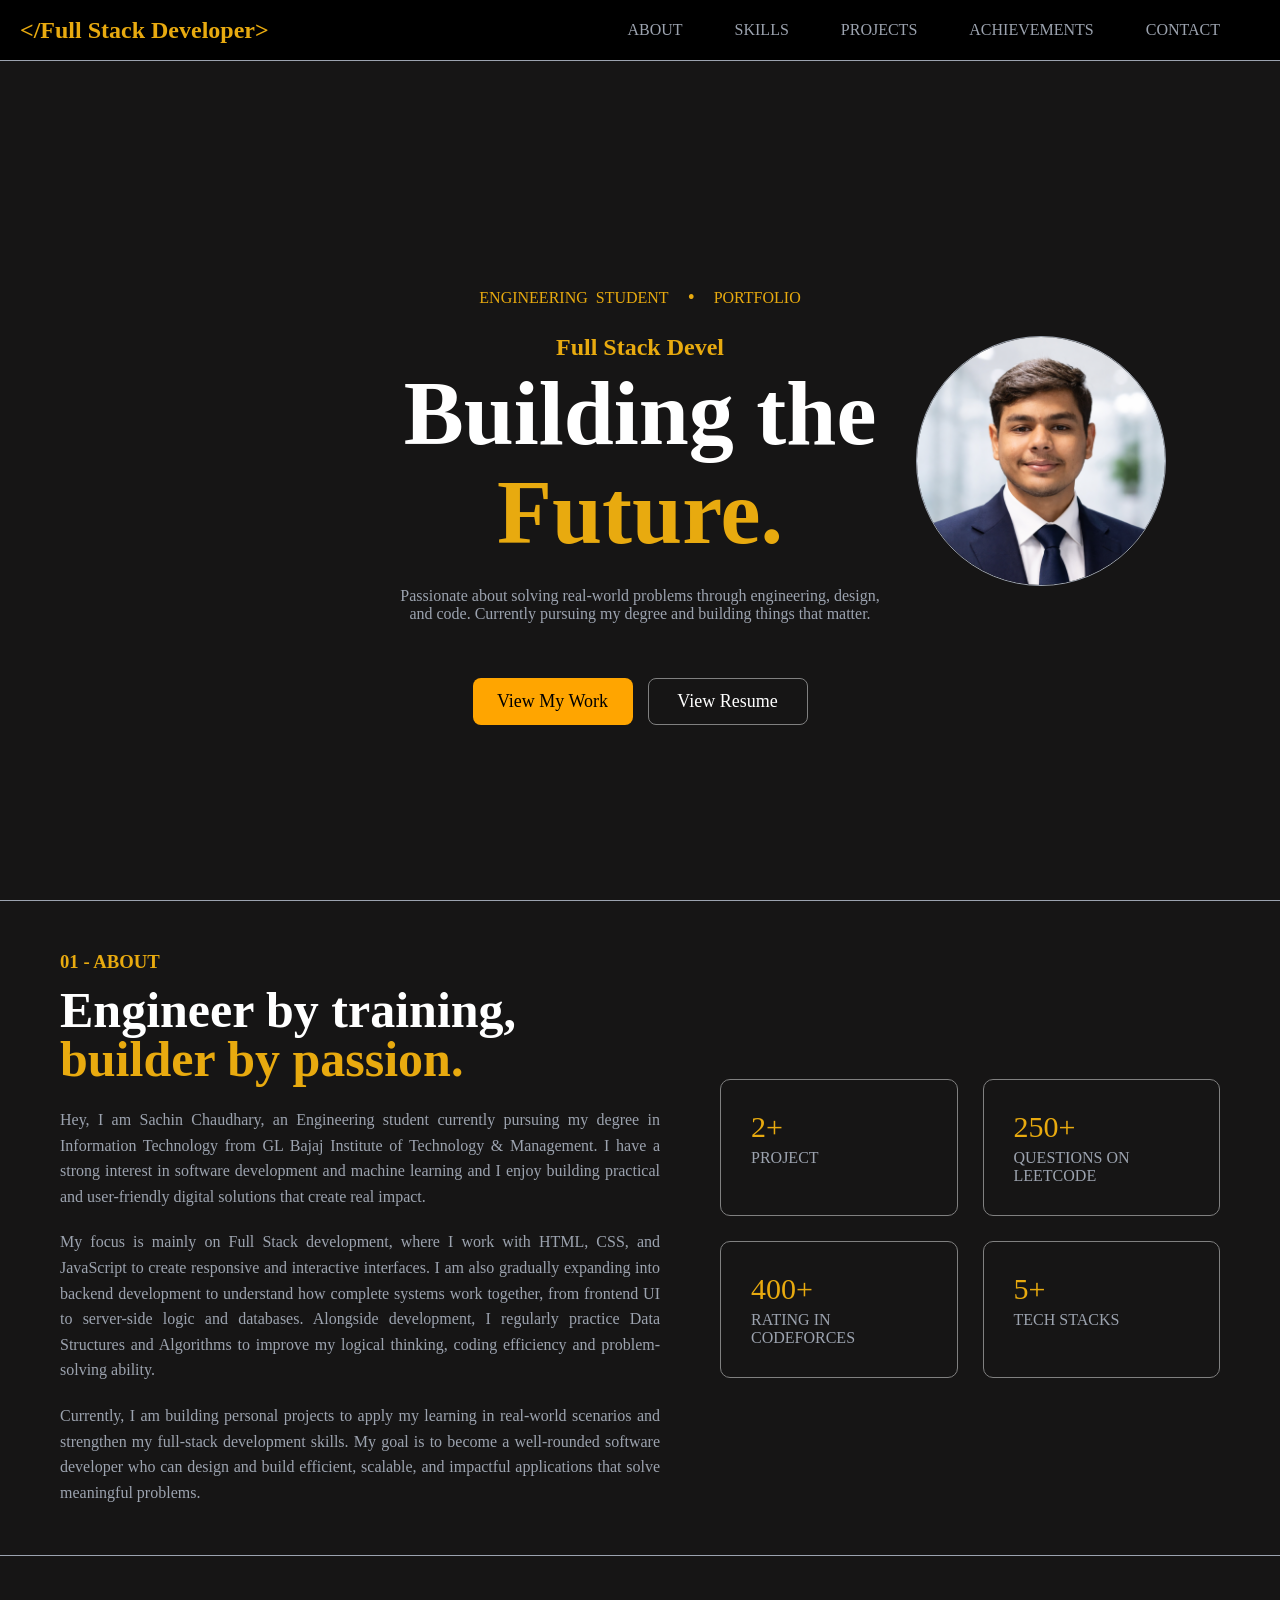
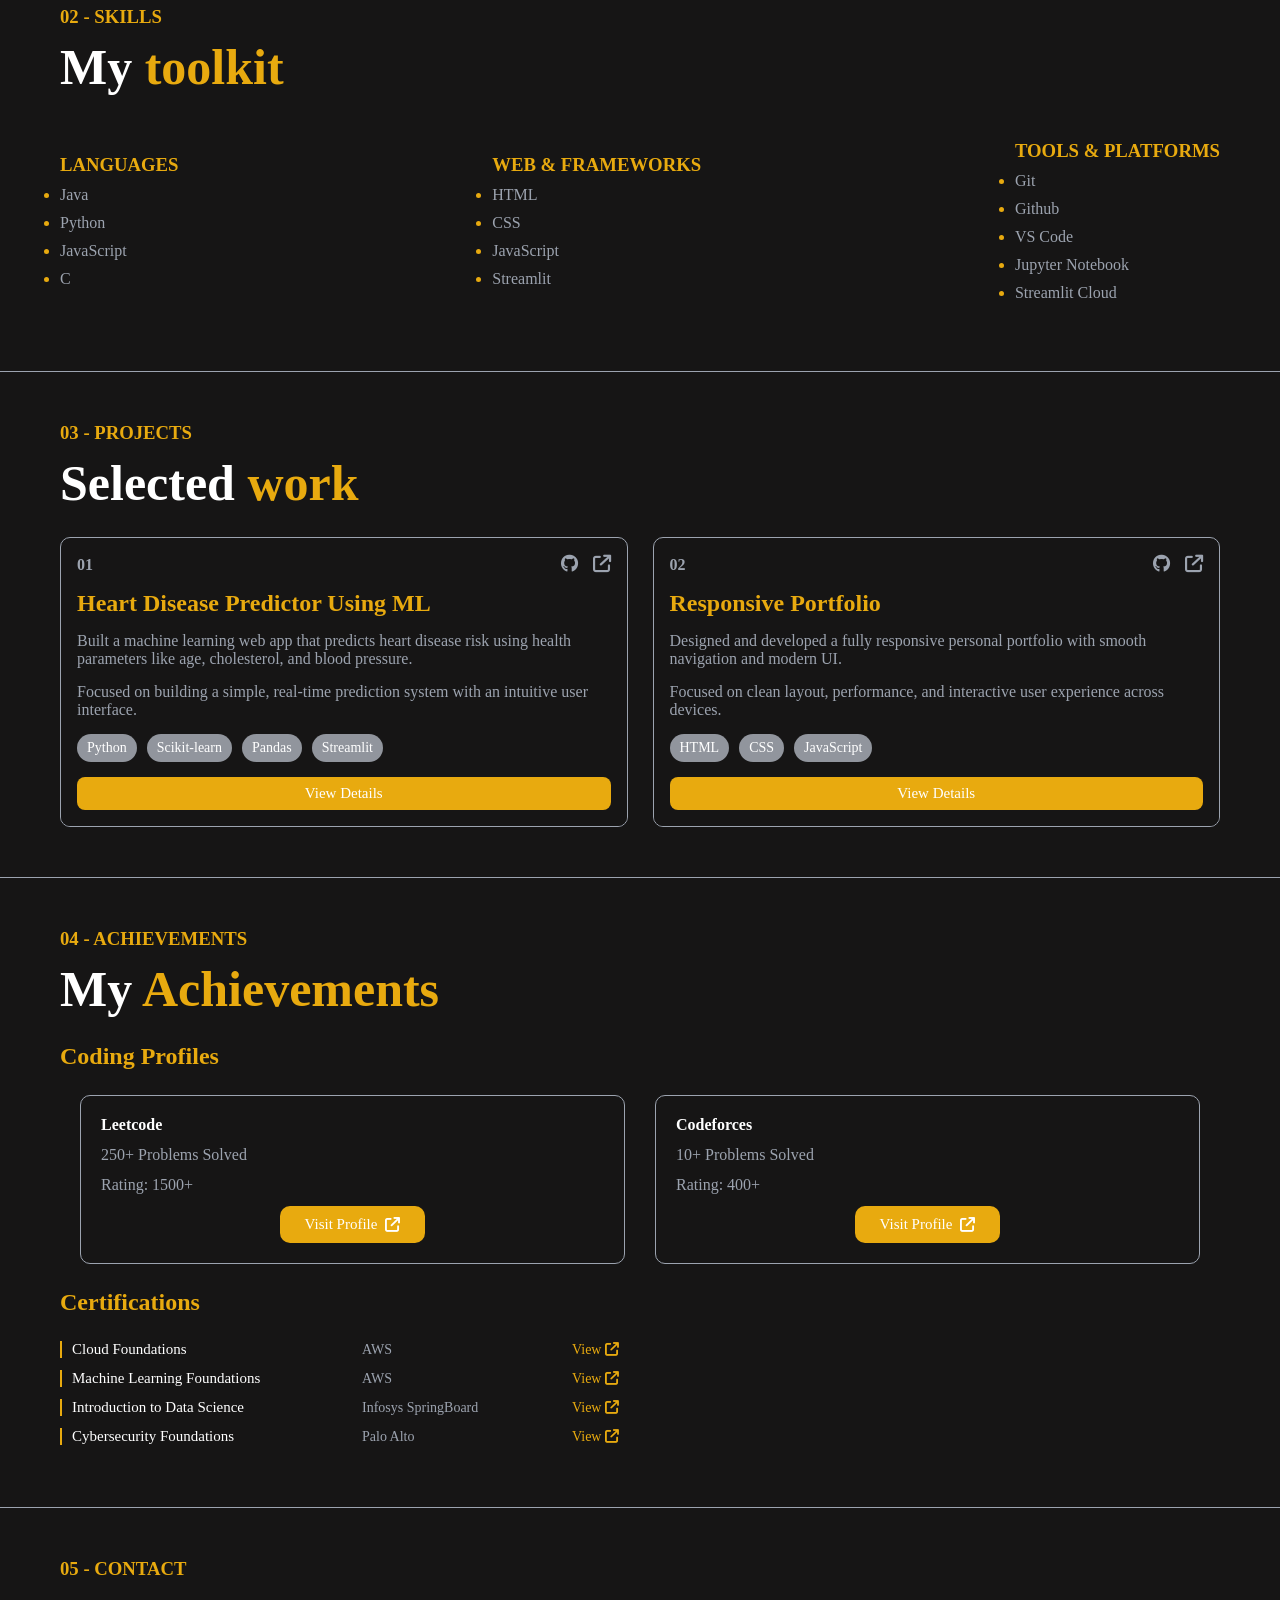
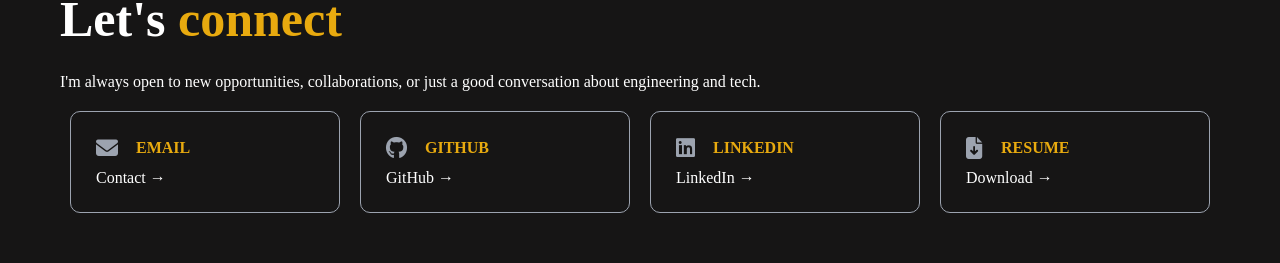
<file: index.html>
<!DOCTYPE html>
<html lang="en">
<head>
    <meta charset="UTF-8">
    <meta name="viewport" content="width=device-width, initial-scale=1.0">
    <title>My portfolio</title>
    <link rel="icon" href="Assets/images/image.png">
    <link rel="stylesheet" href="portfolio.css">
    <link rel="stylesheet" href="https://cdnjs.cloudflare.com/ajax/libs/font-awesome/6.5.0/css/all.min.css">
</head>
<body>
    <nav id="navBar">
        <div id="name">
            <h2 class="grey">&lt;/Full Stack Developer&gt;</h2>
        </div>
        <div id="menuBtn">☰</div>
        <div class="options">
            <a href="#section2" class="option grey">ABOUT</a>
            <a href="#section3" class="option grey">SKILLS</a>
            <a href="#section4" class="option grey">PROJECTS</a>
            <a href="#section5" class="option grey">ACHIEVEMENTS</a>
            <a href="#section6" class="option grey">CONTACT</a>
        </div>
    </nav>
    <section id="section1" class="section-dark">
        <div class="main_page">
            <div class="topLine">
                <div class="role">
                    <span>ENGINEERING</span>
                    <span>STUDENT</span>
                </div>
                <span class="dot">•</span>
                <span>PORTFOLIO</span>
            </div>

            <h2 class="dynamic-text"></h2>

            <div class="heroTitle">
                <div class="titleText">
                    <h1>Building the</h1>
                    <h1 class="yellowhead">Future.</h1>
                </div>
                <div class="titleImage">
                    <img src="Assets/images/image.png" alt="profile">
                </div>
            </div>

            <p class="grey">Passionate about solving real-world problems through engineering, design, and code. Currently pursuing my degree and building things that matter.</p>
            <div class="section1Buttons">
                <a href="#section4">View My Work</a>
                <a href="Assets/resume/Resume.pdf" target="_blank" id="resumeBtn">View Resume</a>
            </div>
        </div>
    </section>
    <section id="section2" class="section-dark">
        <div class="left">
            <h3 class="yellowhead">01 - ABOUT</h3>
            <h1>Engineer by training,</h1>
            <h1 class="yellowhead">builder by passion.</h1>

            <p class="grey">
                Hey, I am Sachin Chaudhary, an Engineering student currently pursuing my degree in Information Technology from GL Bajaj Institute of Technology & Management. 
                I have a strong interest in software development and machine learning
                and I enjoy building practical and user-friendly digital solutions that create real impact.
            </p>
            <p class="grey">
                My focus is mainly on Full Stack development, where I work with HTML, CSS, and JavaScript to create responsive and interactive interfaces. 
                I am also gradually expanding into backend development to understand how complete systems work together, from frontend UI to server-side logic and databases. 
                Alongside development, I regularly practice Data Structures and Algorithms to improve my logical thinking, coding efficiency and problem-solving ability.
            </p>
            <p class="grey">
                Currently, I am building personal projects to apply my learning in real-world scenarios and strengthen my full-stack development skills. 
                My goal is to become a well-rounded software developer who can design and build efficient, scalable, and impactful applications that solve meaningful problems.
            </p>
        </div>
        <div class="right">
            <div class="boxes">
                <div class="box">
                    <p class="quantity">2+</p>
                    <p class="grey">PROJECT</p>
                </div>
                <div class="box">
                    <p class="quantity">250+</p>
                    <p class="grey">QUESTIONS ON LEETCODE</p>
                </div>
                <div class="box">
                    <p class="quantity">400+</p>
                    <p class="grey">RATING IN CODEFORCES</p>
                </div>
                <div class="box">
                    <p class="quantity">5+</p>
                    <p class="grey">TECH STACKS</p>
                </div>
            </div>
        </div>
    </section>
    <section id="section3" class="section-dark">
        <div class="skills">
            <h3 class="yellowhead">02 - SKILLS</h3>
            <h1>My <span class="yellowhead">toolkit</span></h1>
            <div class="skillBoxes">
                <div class="skillBox">
                    <h3 class="yellowhead">LANGUAGES</h3>
                    <ul>
                        <li>Java</li>
                        <li>Python</li>
                        <li>JavaScript</li>
                        <li>C</li>
                    </ul>
                </div>
                <div class="skillBox">
                    <h3 class="yellowhead">WEB & FRAMEWORKS</h3>
                    <ul>
                        <li>HTML</li>
                        <li>CSS</li>
                        <li>JavaScript</li>
                        <li>Streamlit</li>
                    </ul>
                </div>
                <div class="skillBox">
                    <h3 class="yellowhead">TOOLS & PLATFORMS</h3>
                    <ul>
                        <li>Git</li>
                        <li>Github</li>
                        <li>VS Code</li>
                        <li>Jupyter Notebook</li>
                        <li>Streamlit Cloud</li>
                    </ul>
                </div>
            </div>            
        </div>
    </section>
    <section id="section4" class="section-dark">
        <h3 class="yellowhead">03 - PROJECTS</h3>
        <h1>Selected <span class="yellowhead">work</span></h1>
        <div class="projectBoxes">
            <div class="project">
                <div class="topRow">
                    <h4>01</h4>
                    <div class="projectLinks">
                        <a href="https://github.com/Sachin-Chaudharyy/heart-disease-prediction"><i class="fa-brands fa-github"></i></a>
                        <a href="https://heart-disease-prediction-001.streamlit.app/"><i class="fa-solid fa-arrow-up-right-from-square"></i></a>
                    </div>
                </div>
                <h2 class="yellowhead">Heart Disease Predictor Using ML</h2>
                <p>
                    Built a machine learning web app that predicts heart disease risk using health parameters like age, 
                    cholesterol, and blood pressure.
                </p>
                <p>Focused on building a simple, real-time prediction system with an intuitive user interface.</p>
                <div class="technologies">
                    <p>Python</p>
                    <p>Scikit-learn</p>
                    <p>Pandas</p>
                    <p>Streamlit</p>
                </div>
                <button class="projectViewBtn" data-project="1">View Details</button>
            </div>
            <div class="project">
                <div class="topRow">
                    <h4>02</h4>
                    <div class="projectLinks">
                        <a href="https://github.com/Sachin-Chaudharyy/Portfolio/tree/main"><i class="fa-brands fa-github"></i></a>
                        <a href="https://sachin-chaudharyy.github.io/Portfolio/"><i class="fa-solid fa-arrow-up-right-from-square"></i></a>
                    </div>
                </div>
                <h2 class="yellowhead">Responsive Portfolio</h2>
                <p>
                    Designed and developed a fully responsive personal portfolio with smooth navigation and modern UI.
                </p>
                <p>
                    Focused on clean layout, performance, and interactive user experience across devices.
                </p>
                <div class="technologies">
                    <p>HTML</p>
                    <p>CSS</p>
                    <p>JavaScript</p>
                </div>
                <button class="projectViewBtn" data-project="2">View Details</button>
            </div>
        </div>
    </section>
    <section id="section5" class="section-dark">
        <h3 class="yellowhead">04 - ACHIEVEMENTS</h3>
        <h1>My <span class="yellowhead">Achievements</span></h1>

        <h2 class="yellowhead" id="section5Headings">Coding Profiles</h2>
        <div class="codingProfiles">
            <div class="codingBox">
                <h4>Leetcode</h4>
                <p>250+ Problems Solved</p>
                <p>Rating: 1500+</p>
                <a href="https://leetcode.com/u/sachin_chaudhary1/" class="visitBtn">Visit Profile <i class="fa-solid fa-arrow-up-right-from-square"></i></a>
            </div>

            <div class="codingBox">
                <h4>Codeforces</h4>
                <p>10+ Problems Solved</p>
                <p>Rating: 400+</p>
                <a href="https://codeforces.com/profile/sachinchuadhary45" class="visitBtn">Visit Profile <i class="fa-solid fa-arrow-up-right-from-square"></i></a>
            </div>
        </div>

        <h2 class="yellowhead" id="section5Headings">Certifications</h2>
        <div class="certificates">
            <ul>
                <li>
                    <span class="certName">Cloud Foundations</span>
                    <span class="company">AWS</span>
                    <a href="Assets/certificates/AWS_Cloud_Foundations.pdf" target="_blank" class="certLink">View <i class="fa-solid fa-arrow-up-right-from-square"></i></a>
                </li>
                <li>
                    <span class="certName">Machine Learning Foundations</span>
                    <span class="company">AWS</span>
                    <a href="Assets/certificates/Aws_ML.pdf" target="_blank" class="certLink">View <i class="fa-solid fa-arrow-up-right-from-square"></i></a>
                </li>
                <li>
                    <span class="certName">Introduction to Data Science</span>
                    <span class="company">Infosys SpringBoard</span>
                    <a href="Assets/certificates/Infosys_DS.pdf" target="_blank" class="certLink">View <i class="fa-solid fa-arrow-up-right-from-square"></i></a>
                </li>
                <li>
                    <span class="certName">Cybersecurity Foundations</span>
                    <span class="company">Palo Alto</span>
                    <a href="Assets/certificates/CyberSecurity.pdf" target="_blank" class="certLink">View <i class="fa-solid fa-arrow-up-right-from-square"></i></a>
                </li>
            </ul>
        </div>        
    </section>
    <section id="section6" class="section-dark">
        <h3 class="yellowhead">05 - CONTACT</h3>
        <h1>Let's <span class="yellowhead">connect</span></h1>

        <p>I'm always open to new opportunities, collaborations, or just a good conversation about engineering and tech.</p>

        <div class="contacts">
            <a href="mailto:sachinchuadhary45@gmail.com" class="detail">
                <h4><i class="fa-solid fa-envelope icon"></i> EMAIL</h4>
                <span>Contact →</span>
            </a>
            <a href="https://github.com/Sachin-Chaudharyy" target="_blank" class="detail">
                <h4><i class="fa-brands fa-github icon"></i> GITHUB</h4>
                <span>GitHub →</span>
            </a>
            <a href="https://www.linkedin.com/in/sachin-chaudhary-dev/" target="_blank" class="detail">
                <h4><i class="fa-brands fa-linkedin icon"></i> LINKEDIN</h4>
                <span>LinkedIn →</span>
            </a>
            <a href="Assets/resume/Resume.pdf" target="_blank" class="detail">
                <h4><i class="fa-solid fa-file-arrow-down icon"></i> RESUME</h4>
                <span>Download →</span>
            </a>
        </div>
    </section>
    <div id="projectModal" class="modal">
        <div class="modalContent">
            <span id="closeModal">&times;</span>
            <h2 id="modalTitle"></h2>
            <div id="modalDesc"></div>
        </div>
    </div>
    <script src="portfolio.js"></script>
</body>
</html>
</file>
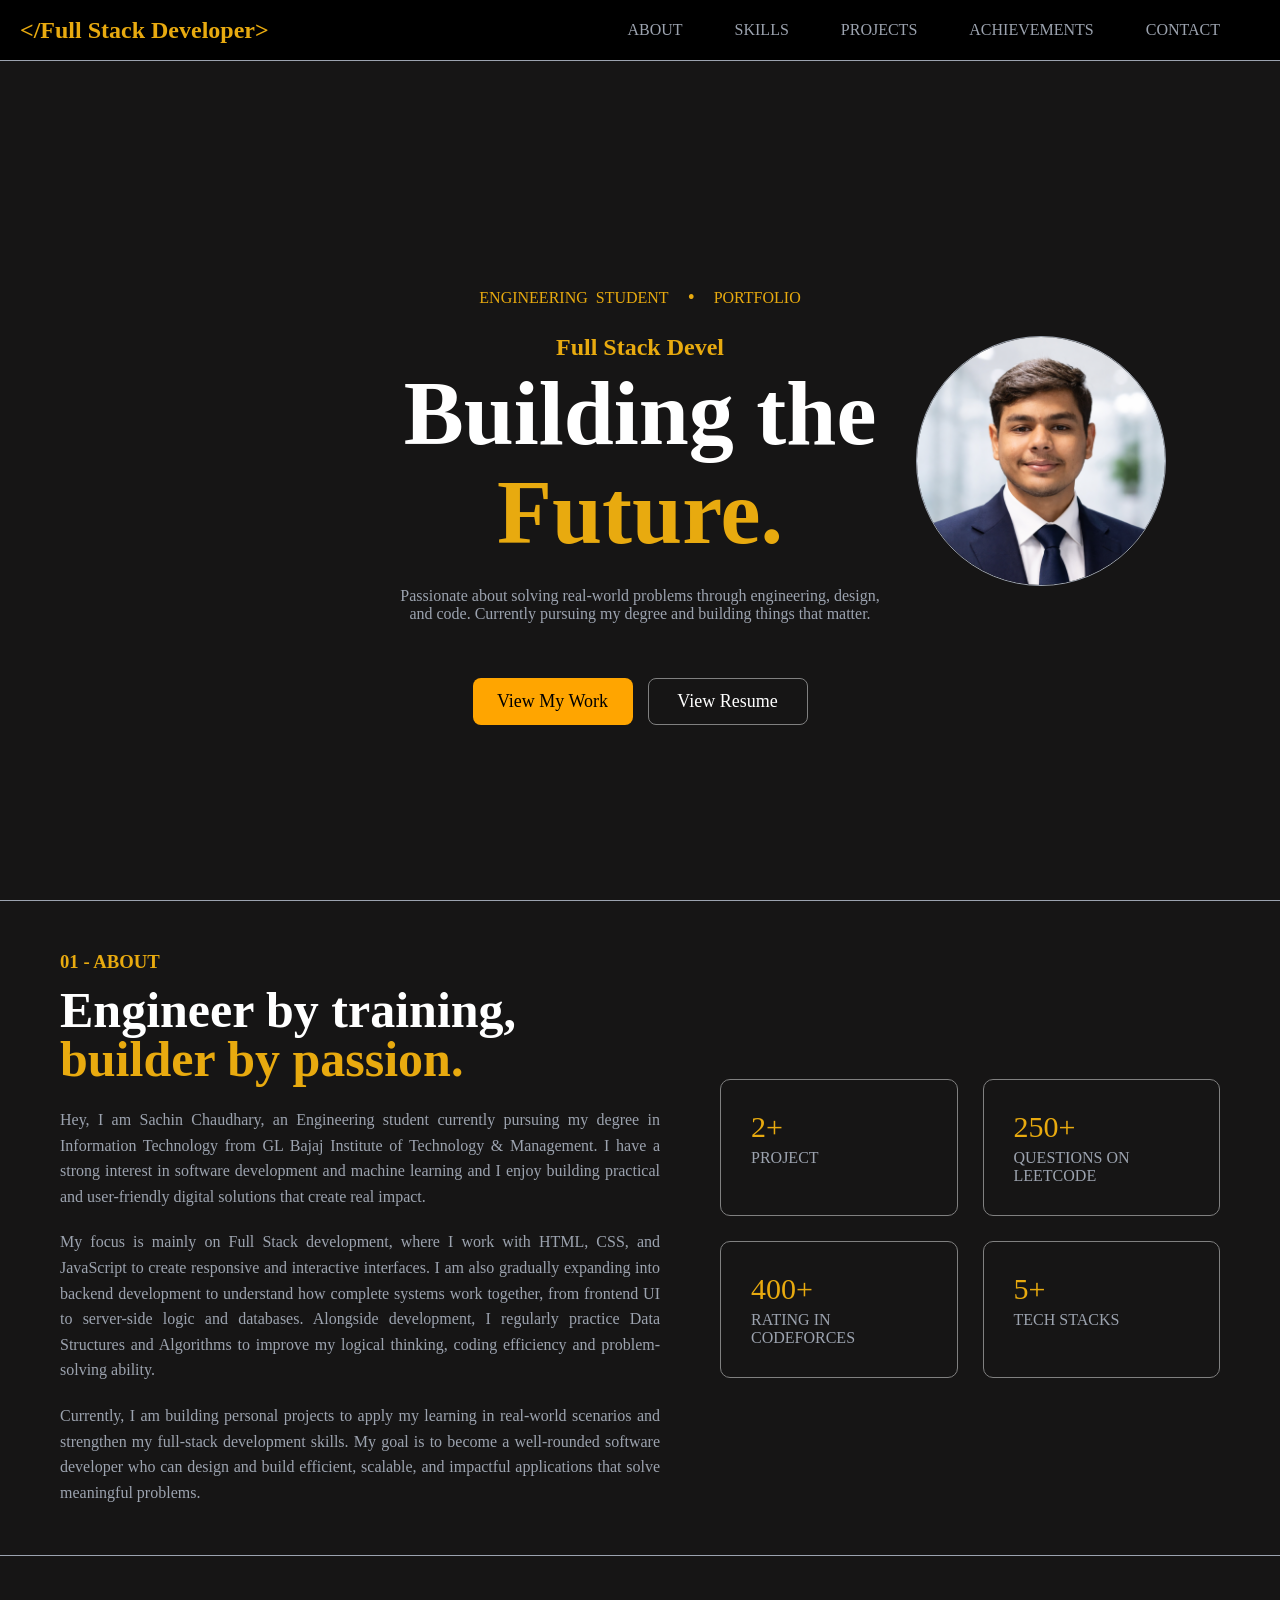
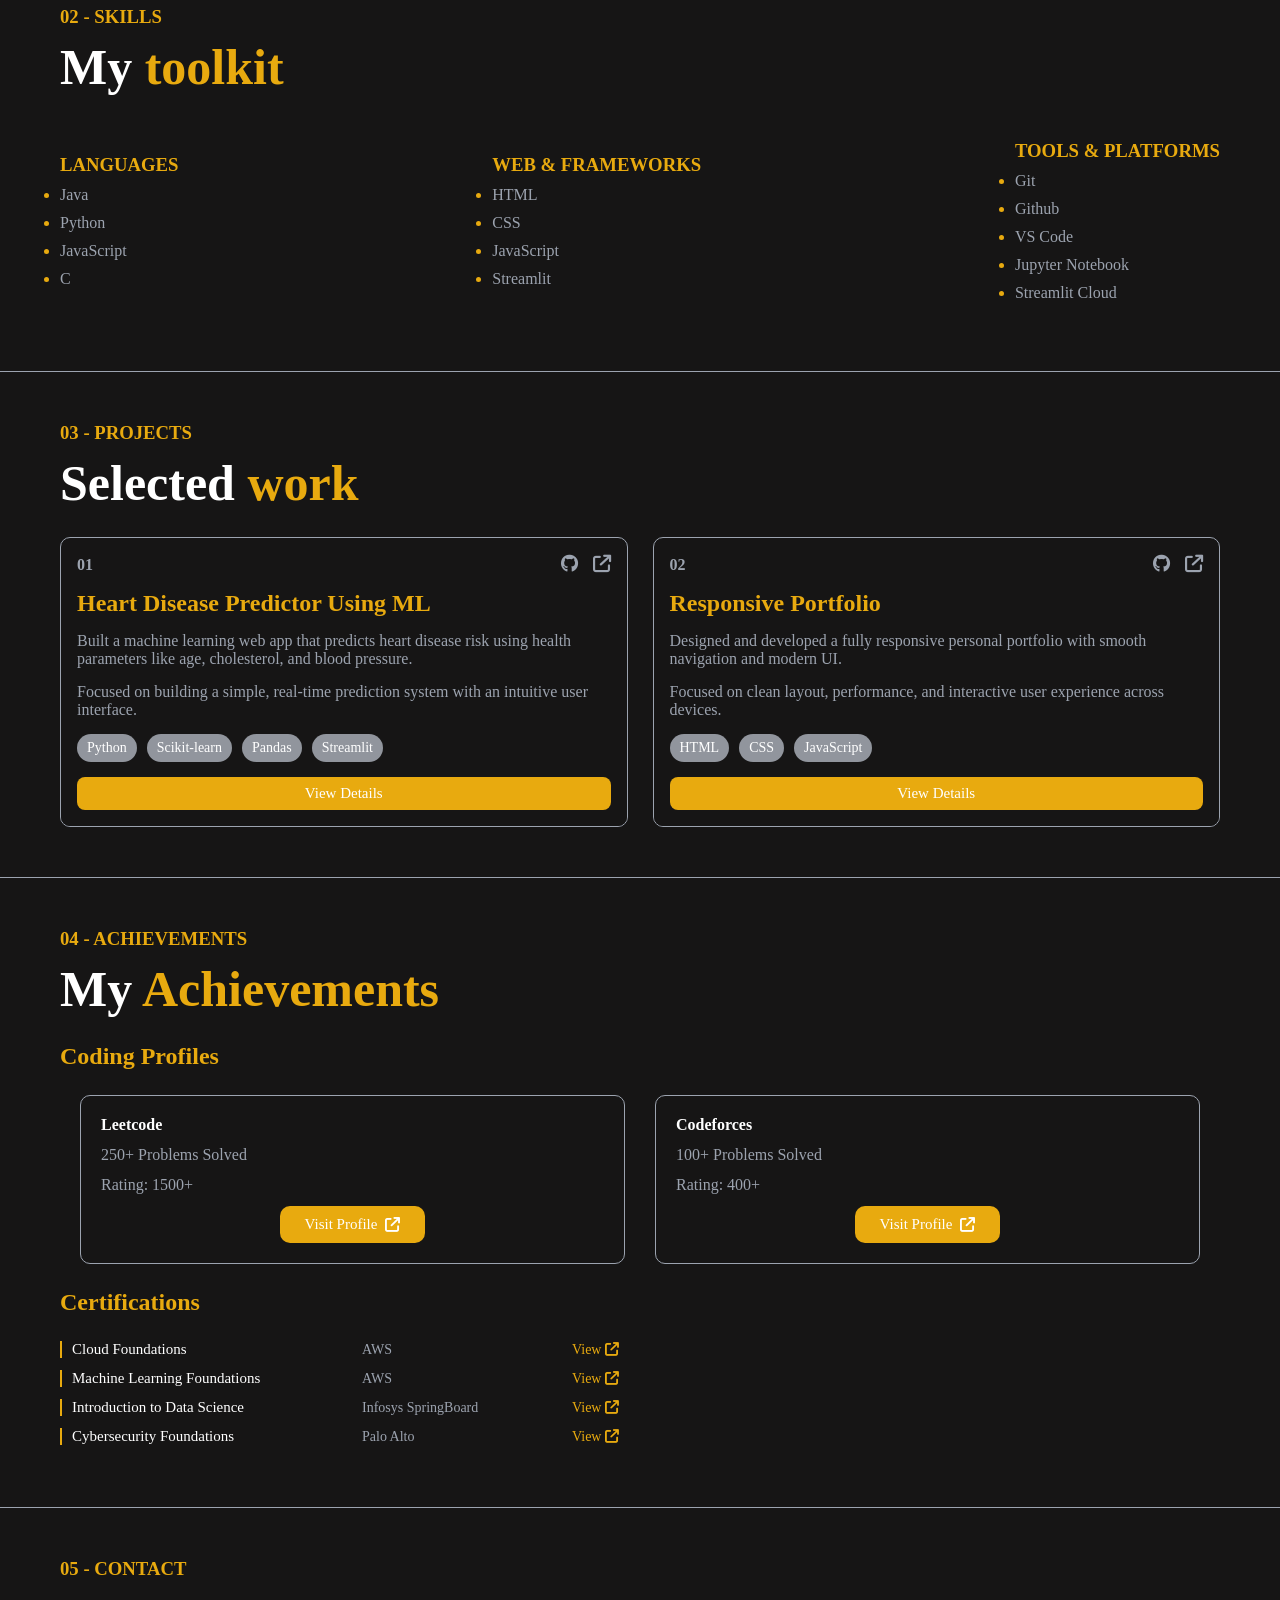
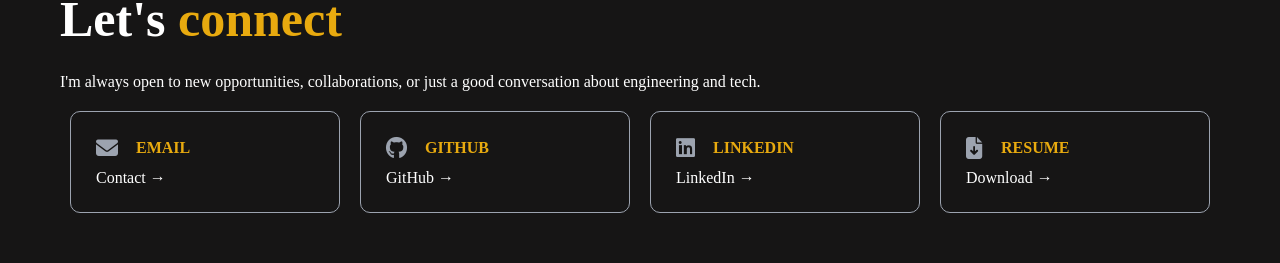
<file: portfolio.html>
<!DOCTYPE html>
<html lang="en">
<head>
    <meta charset="UTF-8">
    <meta name="viewport" content="width=device-width, initial-scale=1.0">
    <title>My portfolio</title>
    <link rel="icon" href="Assets/images/image.png">
    <link rel="stylesheet" href="portfolio.css">
    <link rel="stylesheet" href="https://cdnjs.cloudflare.com/ajax/libs/font-awesome/6.5.0/css/all.min.css">
</head>
<body>
    <nav id="navBar">
        <div id="name">
            <h2 class="grey">&lt;/Full Stack Developer&gt;</h2>
        </div>
        <div id="menuBtn">☰</div>
        <div class="options">
            <a href="#section2" class="option grey">ABOUT</a>
            <a href="#section3" class="option grey">SKILLS</a>
            <a href="#section4" class="option grey">PROJECTS</a>
            <a href="#section5" class="option grey">ACHIEVEMENTS</a>
            <a href="#section6" class="option grey">CONTACT</a>
        </div>
    </nav>
    <section id="section1" class="section-dark">
        <div class="main_page">
            <div class="topLine">
                <div class="role">
                    <span>ENGINEERING</span>
                    <span>STUDENT</span>
                </div>
                <span class="dot">•</span>
                <span>PORTFOLIO</span>
            </div>

            <h2 class="dynamic-text"></h2>

            <div class="heroTitle">
                <div class="titleText">
                    <h1>Building the</h1>
                    <h1 class="yellowhead">Future.</h1>
                </div>
                <div class="titleImage">
                    <img src="Assets/images/image.png" alt="profile">
                </div>
            </div>

            <p class="grey">Passionate about solving real-world problems through engineering, design, and code. Currently pursuing my degree and building things that matter.</p>
            <div class="section1Buttons">
                <a href="#section4">View My Work</a>
                <a href="Assets/resume/Resume.pdf" target="_blank" id="resumeBtn">View Resume</a>
            </div>
        </div>
    </section>
    <section id="section2" class="section-dark">
        <div class="left">
            <h3 class="yellowhead">01 - ABOUT</h3>
            <h1>Engineer by training,</h1>
            <h1 class="yellowhead">builder by passion.</h1>

            <p class="grey">
                Hey, I am Sachin Chaudhary, an Engineering student currently pursuing my degree in Information Technology from GL Bajaj Institute of Technology & Management. 
                I have a strong interest in software development and machine learning
                and I enjoy building practical and user-friendly digital solutions that create real impact.
            </p>
            <p class="grey">
                My focus is mainly on Full Stack development, where I work with HTML, CSS, and JavaScript to create responsive and interactive interfaces. 
                I am also gradually expanding into backend development to understand how complete systems work together, from frontend UI to server-side logic and databases. 
                Alongside development, I regularly practice Data Structures and Algorithms to improve my logical thinking, coding efficiency and problem-solving ability.
            </p>
            <p class="grey">
                Currently, I am building personal projects to apply my learning in real-world scenarios and strengthen my full-stack development skills. 
                My goal is to become a well-rounded software developer who can design and build efficient, scalable, and impactful applications that solve meaningful problems.
            </p>
        </div>
        <div class="right">
            <div class="boxes">
                <div class="box">
                    <p class="quantity">2+</p>
                    <p class="grey">PROJECT</p>
                </div>
                <div class="box">
                    <p class="quantity">250+</p>
                    <p class="grey">QUESTIONS ON LEETCODE</p>
                </div>
                <div class="box">
                    <p class="quantity">400+</p>
                    <p class="grey">RATING IN CODEFORCES</p>
                </div>
                <div class="box">
                    <p class="quantity">5+</p>
                    <p class="grey">TECH STACKS</p>
                </div>
            </div>
        </div>
    </section>
    <section id="section3" class="section-dark">
        <div class="skills">
            <h3 class="yellowhead">02 - SKILLS</h3>
            <h1>My <span class="yellowhead">toolkit</span></h1>
            <div class="skillBoxes">
                <div class="skillBox">
                    <h3 class="yellowhead">LANGUAGES</h3>
                    <ul>
                        <li>Java</li>
                        <li>Python</li>
                        <li>JavaScript</li>
                        <li>C</li>
                    </ul>
                </div>
                <div class="skillBox">
                    <h3 class="yellowhead">WEB & FRAMEWORKS</h3>
                    <ul>
                        <li>HTML</li>
                        <li>CSS</li>
                        <li>JavaScript</li>
                        <li>Streamlit</li>
                    </ul>
                </div>
                <div class="skillBox">
                    <h3 class="yellowhead">TOOLS & PLATFORMS</h3>
                    <ul>
                        <li>Git</li>
                        <li>Github</li>
                        <li>VS Code</li>
                        <li>Jupyter Notebook</li>
                        <li>Streamlit Cloud</li>
                    </ul>
                </div>
            </div>            
        </div>
    </section>
    <section id="section4" class="section-dark">
        <h3 class="yellowhead">03 - PROJECTS</h3>
        <h1>Selected <span class="yellowhead">work</span></h1>
        <div class="projectBoxes">
            <div class="project">
                <div class="topRow">
                    <h4>01</h4>
                    <div class="projectLinks">
                        <a href="https://github.com/Sachin-Chaudharyy/heart-disease-prediction"><i class="fa-brands fa-github"></i></a>
                        <a href="https://heart-disease-prediction-001.streamlit.app/"><i class="fa-solid fa-arrow-up-right-from-square"></i></a>
                    </div>
                </div>
                <h2 class="yellowhead">Heart Disease Predictor Using ML</h2>
                <p>
                    Built a machine learning web app that predicts heart disease risk using health parameters like age, 
                    cholesterol, and blood pressure.
                </p>
                <p>Focused on building a simple, real-time prediction system with an intuitive user interface.</p>
                <div class="technologies">
                    <p>Python</p>
                    <p>Scikit-learn</p>
                    <p>Pandas</p>
                    <p>Streamlit</p>
                </div>
                <button class="projectViewBtn" data-project="1">View Details</button>
            </div>
            <div class="project">
                <div class="topRow">
                    <h4>02</h4>
                    <div class="projectLinks">
                        <a href="#"><i class="fa-brands fa-github"></i></a>
                        <a href="#"><i class="fa-solid fa-arrow-up-right-from-square"></i></a>
                    </div>
                </div>
                <h2 class="yellowhead">Responsive Portfolio</h2>
                <p>
                    Designed and developed a fully responsive personal portfolio with smooth navigation and modern UI.
                </p>
                <p>
                    Focused on clean layout, performance, and interactive user experience across devices.
                </p>
                <div class="technologies">
                    <p>HTML</p>
                    <p>CSS</p>
                    <p>JavaScript</p>
                </div>
                <button class="projectViewBtn" data-project="2">View Details</button>
            </div>
        </div>
    </section>
    <section id="section5" class="section-dark">
        <h3 class="yellowhead">04 - ACHIEVEMENTS</h3>
        <h1>My <span class="yellowhead">Achievements</span></h1>

        <h2 class="yellowhead" id="section5Headings">Coding Profiles</h2>
        <div class="codingProfiles">
            <div class="codingBox">
                <h4>Leetcode</h4>
                <p>250+ Problems Solved</p>
                <p>Rating: 1500+</p>
                <a href="https://leetcode.com/u/sachin_chaudhary1/" class="visitBtn">Visit Profile <i class="fa-solid fa-arrow-up-right-from-square"></i></a>
            </div>

            <div class="codingBox">
                <h4>Codeforces</h4>
                <p>100+ Problems Solved</p>
                <p>Rating: 400+</p>
                <a href="https://codeforces.com/profile/sachinchuadhary45" class="visitBtn">Visit Profile <i class="fa-solid fa-arrow-up-right-from-square"></i></a>
            </div>
        </div>

        <h2 class="yellowhead" id="section5Headings">Certifications</h2>
        <div class="certificates">
            <ul>
                <li>
                    <span class="certName">Cloud Foundations</span>
                    <span class="company">AWS</span>
                    <a href="Assets/certificates/AWS_Cloud_Foundations.pdf" target="_blank" class="certLink">View <i class="fa-solid fa-arrow-up-right-from-square"></i></a>
                </li>
                <li>
                    <span class="certName">Machine Learning Foundations</span>
                    <span class="company">AWS</span>
                    <a href="Assets/certificates/Aws_ML.pdf" target="_blank" class="certLink">View <i class="fa-solid fa-arrow-up-right-from-square"></i></a>
                </li>
                <li>
                    <span class="certName">Introduction to Data Science</span>
                    <span class="company">Infosys SpringBoard</span>
                    <a href="Assets/certificates/Infosys_DS.pdf" target="_blank" class="certLink">View <i class="fa-solid fa-arrow-up-right-from-square"></i></a>
                </li>
                <li>
                    <span class="certName">Cybersecurity Foundations</span>
                    <span class="company">Palo Alto</span>
                    <a href="Assets/certificates/CyberSecurity.pdf" target="_blank" class="certLink">View <i class="fa-solid fa-arrow-up-right-from-square"></i></a>
                </li>
            </ul>
        </div>        
    </section>
    <section id="section6" class="section-dark">
        <h3 class="yellowhead">05 - CONTACT</h3>
        <h1>Let's <span class="yellowhead">connect</span></h1>

        <p>I'm always open to new opportunities, collaborations, or just a good conversation about engineering and tech.</p>

        <div class="contacts">
            <a href="mailto:sachinchuadhary45@gmail.com" class="detail">
                <h4><i class="fa-solid fa-envelope icon"></i> EMAIL</h4>
                <span>Contact →</span>
            </a>
            <a href="https://github.com/Sachin-Chaudharyy" target="_blank" class="detail">
                <h4><i class="fa-brands fa-github icon"></i> GITHUB</h4>
                <span>GitHub →</span>
            </a>
            <a href="https://www.linkedin.com/in/sachin-chaudhary-dev/" target="_blank" class="detail">
                <h4><i class="fa-brands fa-linkedin icon"></i> LINKEDIN</h4>
                <span>LinkedIn →</span>
            </a>
            <a href="Assets/resume/Resume.pdf" target="_blank" class="detail">
                <h4><i class="fa-solid fa-file-arrow-down icon"></i> RESUME</h4>
                <span>Download →</span>
            </a>
        </div>
    </section>
    <div id="projectModal" class="modal">
        <div class="modalContent">
            <span id="closeModal">&times;</span>
            <h2 id="modalTitle"></h2>
            <div id="modalDesc"></div>
        </div>
    </div>
    <script src="portfolio.js"></script>
</body>
</html>
</file>
<file: portfolio.css>
*{
    margin: 0;
    padding: 0;
    box-sizing: border-box;
}

body{
    margin: 0;
    overflow-x: hidden;
}

.section-dark {
    background-color: rgb(22, 21, 21);
    padding: 50px 60px;
    border-top: 0.1px solid #9ca3af;
    color: white;
}

section{
    scroll-margin-top: 80px;
}

section h3{
    margin-bottom: 10px;
}

#navBar{
    display: flex;
    justify-content: space-between;
    background-color: black;
    align-items: center;
    width: 100%;
    height: 60px;
    padding: 12px 20px;
    position: sticky;
    top: 0;
    z-index: 9999;
}

#menuBtn {
    display: none;
    font-size: 28px;
    margin-right: 20px;
    color: white;
    cursor: pointer;
}

#name{
    color:rgb(232, 170, 15);
}

.options{
    display: flex;
    align-items: center;
    gap: 12px;
    padding-right: 20px;
    cursor: pointer;
}

.options a {
    display: block;
    padding: 10px 20px;
    width: auto;
    text-align: center;
}

#menuBtn:hover{
    color: rgb(232, 170, 15);
}

.option{
    text-decoration: none;
    color: #9ca3af;
}

.option.active{
    color:rgb(232, 170, 15);
}

.option:hover{
    color: rgb(232, 170, 15);
}

#section1{
    display: flex;
    justify-content: center;
    align-items: center;
    min-height: calc(100vh - 60px);
    height: auto;
}

.main_page{
    display: flex;
    flex-direction: column;
    align-items: center;
    padding-top: 100px;
    max-width: 900px;
}

.topLine{
    display: flex;
    gap: 19px;
    align-items: center;
    margin-bottom: 15px;
    color: rgb(232, 170, 15);
}

.role {
    display: flex;
    gap: 8px;
}

.dynamic-text {
    color: rgb(232, 170, 15);
    font-size: 24px;
    font-weight: 600;
    margin-top: 10px;
    min-height: 30px;
}

.main_page p {
    max-width: 500px;
    margin: 25px auto;
    text-align: center;
    color: #9ca3af;
}

.main_page h1{
    margin: 0;
    line-height: 1.1;
    font-size: clamp(36px, 8vw, 90px);
}

.heroTitle{
    position: relative;
    display: flex;
    align-items: center;
    justify-content: center;
    gap: 40px;
}

.titleText{
    display: flex;
    flex-direction: column;
    align-items: center;
}

.titleText h1:first-child {
    white-space: nowrap;
}

.titleImage{
    position: absolute;
    left: 100%;
    margin-left: 40px;
}

.titleImage img{
    width: 250px;
    height: 250px;
    object-fit: cover;
    object-position: top;
    border-radius: 50%;
    border: 0.5px solid #9ca3af;
    transition: all 0.4s ease;
}

.titleImage img:hover{
    border-color: rgb(232, 170, 15);
    box-shadow: 0 0 20px rgba(232, 170, 15, 0.4);
    transform: scale(1.02);
}

.dot{
    font-size:20px;
}

.section1Buttons{
    display: flex;
    gap: 15px;
    margin-top: 30px;
    padding-bottom: 50px;
}

.section1Buttons a{
    color: black;
    font-weight: 540;
    padding: 12px 20px;
    display: flex;
    justify-content: center;
    align-items: center;
    flex: 1;
    text-decoration: none;
    min-width: 160px;
    font-size: 18px;
    border-radius: 8px;
    border: none;
    cursor: pointer;
    white-space: nowrap;
    background-color: orange;
    transition: all 0.3s ease;
}

#resumeBtn{
    color: white;
    background-color: rgb(22, 21, 21);
    border: 0.5px solid grey;
}

.section1Buttons a:hover{
    background-color: darkorange;
    transform: translateY(-2px);
}

#section2{
    display: flex;
    justify-content: space-between;
    align-items: stretch;
    gap: 60px;
}

.yellowhead{
    color: rgb(232, 170, 15);
}

.left{
    flex: 1.2;
}

.left h1{
    line-height: 1.1;
    font-size: clamp(28px, 4vw, 50px);
    white-space: nowrap;
}

.left h1 + h1{
    margin-top: -6px;
}

.left p{
    margin-top: 20px;
    max-width: 600px;
    text-align: justify;
    line-height: 1.6;
    color: #9ca3af;
}

.right{
    flex: 1;
    display: flex;
    align-items: center;
    justify-content: center;
    gap: 25px;
}

.boxes{
    width: 100%;
    display: grid;
    grid-template-columns: repeat(2, 1fr);
    gap: 25px;
}

.box{
    background: rgb(22, 21, 21);
    border: 0.5px solid grey;
    color: #9ca3af;
    padding: 30px;
    border-radius: 10px;
    transition: all 0.3s ease;
}

.box:hover {
    transform: translateY(-5px);
    border-color: rgb(248, 161, 0);
}

.quantity{
    color: rgb(232, 170, 15);
    font-size: 30px;
    padding-bottom: 5px;
}

.skills h3{
    margin-bottom: 10px;
}

.skills h1{
    font-size: 50px;
    margin-bottom: 25px;
}

.skillBoxes{
    min-height: 200px;
    display: flex;
    justify-content: space-between;
    align-items: center;
}

.skillBox ul {
    display: flex;
    flex-direction: column;
    gap: 10px;
}

.skillBox li{
    color: #9ca3af;
}

.skillBox li::marker{
    color: rgb(232, 170, 15);
}

.projectBoxes{
    display: grid;
    grid-template-columns: repeat(auto-fit, minmax(380px, 1fr));
    gap: 25px;
}

.project{
    border: 0.5px solid #9ca3af;
    border-radius: 10px;
    padding: 16px;
    display: flex;
    flex-direction: column;
    justify-content: space-between;
    gap: 15px;
    max-height: 500px;
    overflow: hidden;
    position: relative;
    color: #9ca3af;
    min-width: 0;
}

.project:hover {
    border-color: rgb(248, 161, 0);
}

.projectViewBtn {
    margin-top: auto;
    padding: 8px 14px;
    border: none;
    border-radius: 8px;
    display: inline-flex;
    justify-content: center;
    align-items: center;
    position: relative;
    z-index: 2;
    background-color: rgb(232, 170, 15);
    color: white;
    font-family: inherit;
    font-size: 15px;
    font-weight: 500;
    cursor: pointer;
    transition: all 0.5s ease;
}

.projectViewBtn:hover {
    background-color: rgb(248, 161, 0);
    transform: scale(1.05);
}

.project::after{
    content: "";
    position: absolute;
    bottom: 0;
    left: 0;
    width: 100%;
    height: 60px;
    background: linear-gradient(transparent, rgb(22, 21, 21));
}

.project *{
    overflow-wrap: break-word;
    word-break: break-word;
}

.project p{
    overflow: hidden;
}

.projectLinks {
    display: flex;
    gap: 15px;
}

.projectLinks a {
    color: #9ca3af;
    font-size: 18px;
    transition: 0.3s;
}

.projectLinks a:hover {
    color: white;
}

.modal {
    position: fixed;
    top: 0;
    left: 0;
    width: 100%;
    height: 100%;
    z-index: 9999;
    background: rgba(0,0,0,0.7);
    backdrop-filter: blur(8px);
    display: flex;
    justify-content: center;
    align-items: center;
    opacity: 0;
    pointer-events: none;
    transition: 0.3s ease;
}

.modal.active {
    opacity: 1;
    pointer-events: auto;
}

.modalContent {
    background: rgb(22,21,21);
    border: 1px solid #9ca3af;
    border-radius: 12px;
    padding: 25px;
    width: 90%;
    max-width: 500px;
    opacity: 0;
    color: #9ca3af;
    position: relative;
    transform: scale(0.9);
    transition: 0.3s ease;
}

.modal.active .modalContent {
    transform: scale(1);
    opacity: 1;
}

#modalDesc h4 {
    color: rgb(232, 170, 15);
    margin-top: 15px;
}

#modalDesc p {
    margin-top: 5px;
    line-height: 1.5;
}

#modalDesc ul {
    margin-top: 5px;
    padding-left: 20px;
}

#closeModal {
    position: absolute;
    top: 10px;
    right: 15px;
    font-size: 22px;
    cursor: pointer;
    color: white;
}

#closeModal:hover{
    background-color: rgb(248, 161, 0);
}

.topRow{
    display: flex;
    justify-content: space-between;
    align-items: center;
}

.technologies{
    display: flex;
    flex-wrap: wrap;
    gap: 10px;
}

.technologies p{
    background-color: #91959d;
    color: white;
    padding: 6px 10px;
    border-radius: 20px;
    font-size: 14px;
}

#section4 h1,
#section6 h1{
    font-size: 50px;
    margin-bottom: 25px;
}

.codingProfiles{
    display: flex;
    justify-content: center;
    align-items: stretch;
    gap: 40px;
}

.codingBox{
    border: 0.5px solid #9ca3af;
    border-radius: 10px;
    color: #9ca3af;
    display: flex;
    flex-direction: column;
    justify-content: space-between;
    gap: 12px;
    min-width: 220px;
    padding: 15px 20px;
    align-items: flex-start;
}

.codingBox:hover {
    border-color: rgb(248, 161, 0);
}

.codingBox h4{
    color: white;
}

.visitBtn{
    color: white;
    background-color: rgb(232, 170, 15);
    border-radius: 10px;
    text-decoration: none;
    padding: 10px 25px;
    display: inline-flex;
    align-items: center;
    justify-content: center;
    width: fit-content;
    margin: 0 auto;
    font-size: 15px;
    font-weight: 500;
    gap: 8px;
    cursor: pointer;
    transition: all 0.3s ease;
}

.visitBtn:hover{
    transform: scale(1.05);
    background-color: rgb(248, 161, 0);
}

.certificates ul{
    list-style: none;
    padding: 0;
    margin: 0;
}

#section5 h1{
    font-size: 50px;
}

#section5Headings {
    padding: 25px 0px;
}

.certificates li{
    margin-bottom: 12px;
    padding-left: 10px;
    font-size: 15px;
    border-left: 2px solid rgb(232, 170, 15);
    color: #9ca3af;
    display: grid;
    grid-template-columns: 280px 200px auto;
    align-items: center;
    gap: 10px;
}

.certLink {
    font-size: 14px;
    color: rgb(232, 170, 15);
    text-decoration: none;
    transition: 0.3s;
}

.certLink:hover {
    color: white;
}

.certName{
    color: white;
    white-space: nowrap;
    overflow: hidden;
    text-overflow: ellipsis;
}

.company{
    color: #9ca3af;
    font-size: 14px;
}

.contacts{
    display: flex;
    gap: 20px;
    flex-wrap: wrap;
    justify-content: center;
    padding-top: 20px;
}

.detail{
    border: 1px solid #9ca3af;
    border-radius: 10px;
    padding: 25px;
    min-width: 220px;
    display: flex;
    flex-direction: column;
    flex: 1 1 220px;
    text-decoration: none;
    color: inherit;
    transition: all 0.3s ease;
    align-items: flex-start;
}

.detail:hover{
    transform: translateY(-6px);
    border-color: rgb(232, 170, 15);
    box-shadow: 0 10px 25px rgba(0,0,0,0.3);
}

.detail h4 {
    display: flex;
    align-items: center;
    gap: 10px;
    color: rgb(232, 170, 15);
    margin-bottom: 10px;
}

.icon {
    font-size: 22px;
    margin-right: 8px;
    color: #9ca3af;
    transition: color 0.3s ease;
}

.detail:hover .icon {
    color: white;
}

@media (max-width: 768px) {

    .section-dark {
        padding: 40px 20px;
    }

    #menuBtn {
        display: block;
    }

    .options {
        position: absolute;
        top: 60px;
        right: 0;
        width: 100%;
        background: black;
        flex-direction: column;
        align-items: center;
        display: none;
        padding: 10px 0;
    }

    .options.active {
        display: flex;
    }

    .options a {
        width: 100%;
        padding: 15px;
        border-top: 1px solid #333;
    }

    .heroTitle {
        flex-direction: column;
        gap: 20px;
    }

    .titleImage {
        position: static;
        margin: 0;
    }

    .titleImage img {
        width: 180px;
        height: 180px;
    }

    .main_page h1 {
        text-align: center;
    }

    .section1Buttons {
        flex-direction: column;
        width: 100%;
        padding-bottom: 0;
    }

    #section1 {
        height: auto;
        padding-bottom: 40px;
    }

    #section2 {
        flex-direction: column;
        gap: 30px;
    }

    .left h1 {
        font-size: 32px;
        white-space: normal;
    }

    .boxes {
        grid-template-columns: 1fr;
    }

    .skills h1 {
        font-size: 32px;
    }

    .skillBoxes {
        flex-direction: column;
        align-items: flex-start;
        gap: 20px;
    }

    .projectBoxes {
        grid-template-columns: 1fr;
    }

    .project {
        max-height: none;
    }

    .codingProfiles {
        flex-direction: column;
        gap: 20px;
    }

    .certificates li {
        grid-template-columns: 1fr;
        gap: 5px;
    }

    #section4 h1,
    #section5 h1,
    #section6 h1 {
        font-size: 32px;
    }

    .detail {
        flex: 0 0 100%;
        max-width: 100%;
    }
}

@media (min-width: 769px) and (max-width: 1024px) {

    .main_page h1 {
        font-size: 60px;
    }

    .left h1 {
        font-size: 40px;
    }

    .skillBoxes {
        flex-wrap: wrap;
        gap: 20px;
    }

    .projectBoxes {
        grid-template-columns: repeat(2, 1fr);
    }
}

@media (min-width: 1200px) {

    .main_page h1 {
        font-size: 90px;
    }

    .contacts {
        grid-template-columns: repeat(4, 1fr);
    }

    .detail {
        flex: 0 0 calc(25% - 20px);
        max-width: calc(25% - 20px);
    }
}

@media (max-width: 1024px) {

    .heroTitle {
        flex-direction: column;
        align-items: center;
    }

    .titleImage {
        position: static;
        margin-top: 20px;
    }

}

@media (max-width: 900px) {

    .options {
        display: none;
    }

    #menuBtn {
        display: block;
    }

}

@media (max-width: 1100px) {
    .options {
        gap: 8px;
    }

    .options a {
        padding: 8px 10px;
        font-size: 14px;
    }
}

@media (min-width: 768px) {

    .codingProfiles {
        justify-content: space-between;
        gap: 30px;
        padding: 0 20px;
    }

    .codingBox {
        flex: 1;
        min-width: 0;
        padding: 20px;
    }
}
@media (max-width: 1000px) {

    #section2 {
        flex-direction: column;
        gap: 40px;
    }

    .right {
        width: 100%;
    }

    .boxes {
        grid-template-columns: repeat(2, 1fr);
    }
}

@media (max-width: 850px) {
    .boxes {
        grid-template-columns: 1fr;
    }
}
</file>
